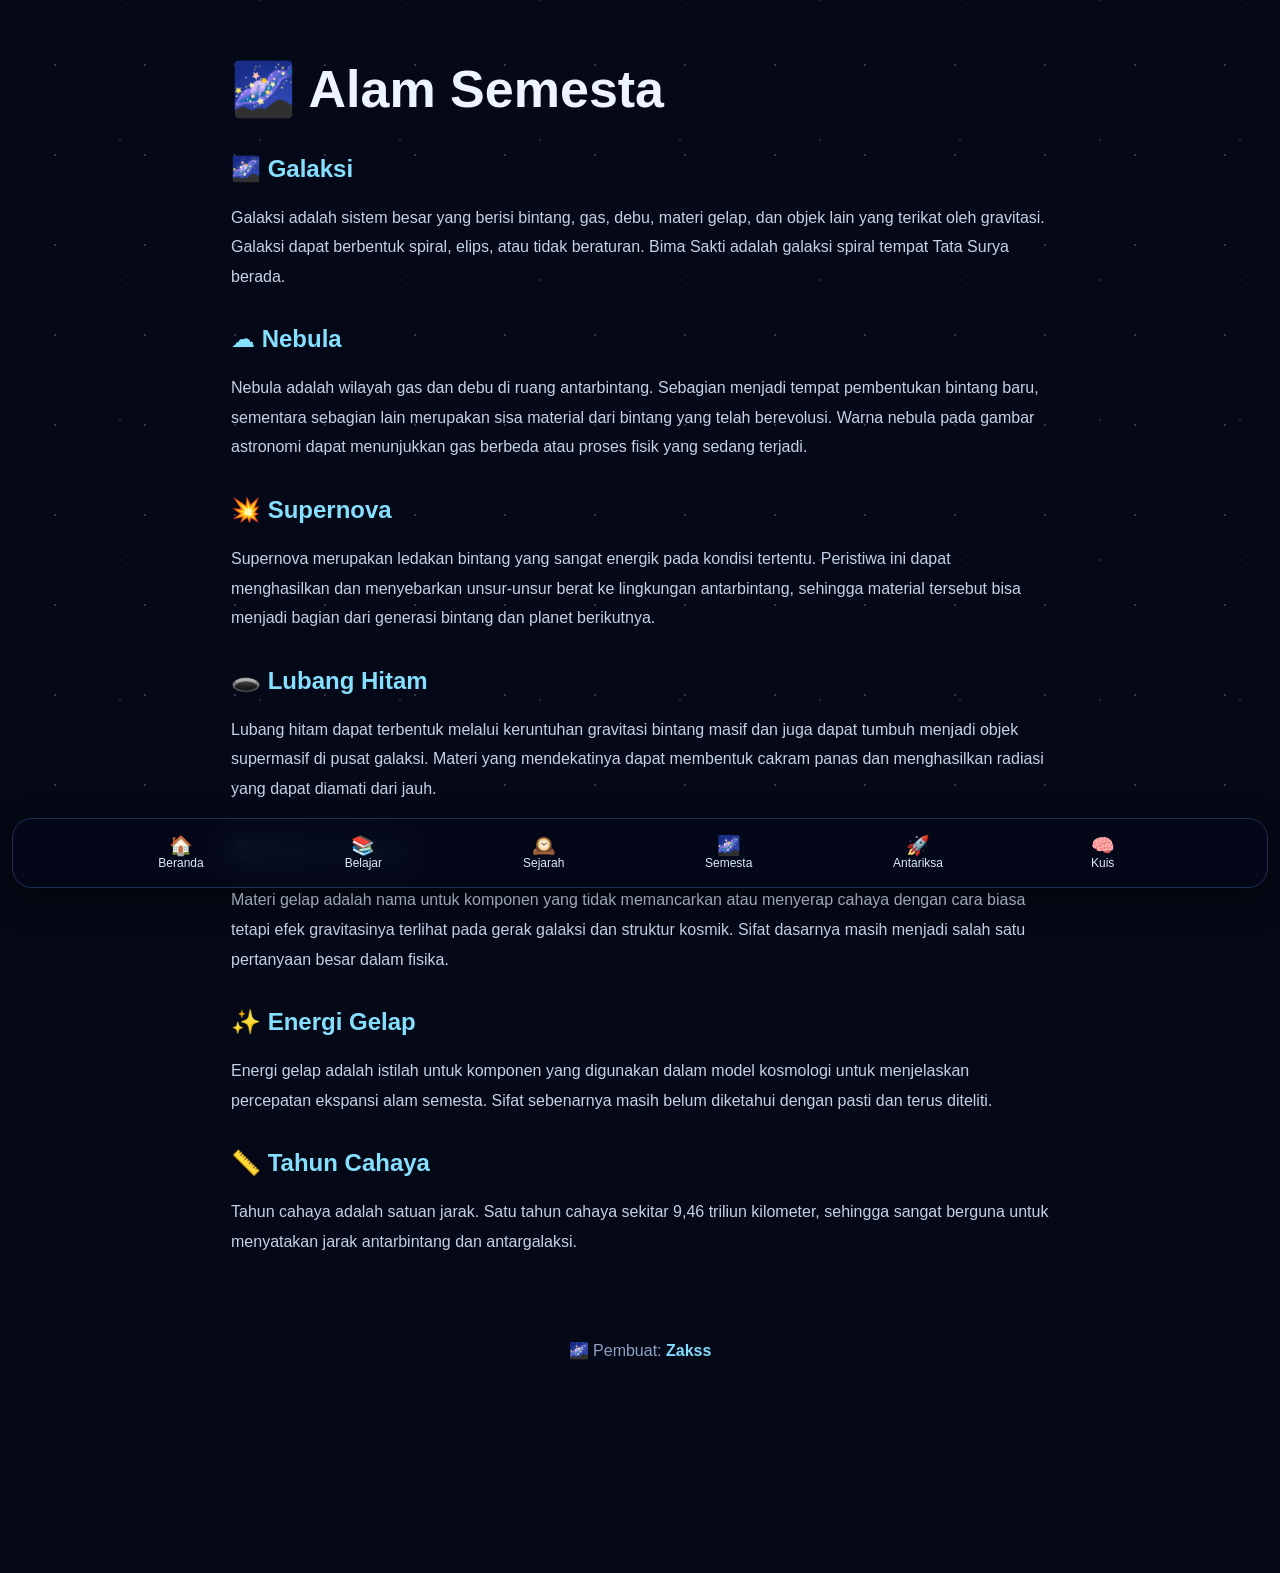
<file: alam-semesta.html>
<!doctype html><html lang="id"><head><meta charset="utf-8"><meta name="viewport" content="width=device-width,initial-scale=1"><title>Alam Semesta</title><link rel="stylesheet" href="style.css"></head><body><nav class="nav"><div class="navin"><div class="brand">🌌 ZAKSS ASTRONOMI</div><a href="index.html">Beranda</a><a href="belajar.html">Belajar</a><a href="sejarah.html">Sejarah</a><a href="alam-semesta.html">Semesta</a><a href="antariksa.html">Antariksa</a><a href="kuis.html">Kuis</a></div></nav><main class="wrap article"><h1>🌌 Alam Semesta</h1><h2>🌌 Galaksi</h2><p>Galaksi adalah sistem besar yang berisi bintang, gas, debu, materi gelap, dan objek lain yang terikat oleh gravitasi. Galaksi dapat berbentuk spiral, elips, atau tidak beraturan. Bima Sakti adalah galaksi spiral tempat Tata Surya berada.</p><h2>☁️ Nebula</h2><p>Nebula adalah wilayah gas dan debu di ruang antarbintang. Sebagian menjadi tempat pembentukan bintang baru, sementara sebagian lain merupakan sisa material dari bintang yang telah berevolusi. Warna nebula pada gambar astronomi dapat menunjukkan gas berbeda atau proses fisik yang sedang terjadi.</p><h2>💥 Supernova</h2><p>Supernova merupakan ledakan bintang yang sangat energik pada kondisi tertentu. Peristiwa ini dapat menghasilkan dan menyebarkan unsur-unsur berat ke lingkungan antarbintang, sehingga material tersebut bisa menjadi bagian dari generasi bintang dan planet berikutnya.</p><h2>🕳️ Lubang Hitam</h2><p>Lubang hitam dapat terbentuk melalui keruntuhan gravitasi bintang masif dan juga dapat tumbuh menjadi objek supermasif di pusat galaksi. Materi yang mendekatinya dapat membentuk cakram panas dan menghasilkan radiasi yang dapat diamati dari jauh.</p><h2>🌑 Materi Gelap</h2><p>Materi gelap adalah nama untuk komponen yang tidak memancarkan atau menyerap cahaya dengan cara biasa tetapi efek gravitasinya terlihat pada gerak galaksi dan struktur kosmik. Sifat dasarnya masih menjadi salah satu pertanyaan besar dalam fisika.</p><h2>✨ Energi Gelap</h2><p>Energi gelap adalah istilah untuk komponen yang digunakan dalam model kosmologi untuk menjelaskan percepatan ekspansi alam semesta. Sifat sebenarnya masih belum diketahui dengan pasti dan terus diteliti.</p><h2>📏 Tahun Cahaya</h2><p>Tahun cahaya adalah satuan jarak. Satu tahun cahaya sekitar 9,46 triliun kilometer, sehingga sangat berguna untuk menyatakan jarak antarbintang dan antargalaksi.</p></main><footer class="footer">🌌 Pembuat: <span class="maker">Zakss</span></footer><div id="egg" class="modal"><div class="modalbox"><h2>🥚 EASTER EGG</h2><p>kenalin gw pacarnya fahira 😭</p><button class="btn" data-close>Tutup</button></div></div><script src="script.js"></script></body></html>
</file>
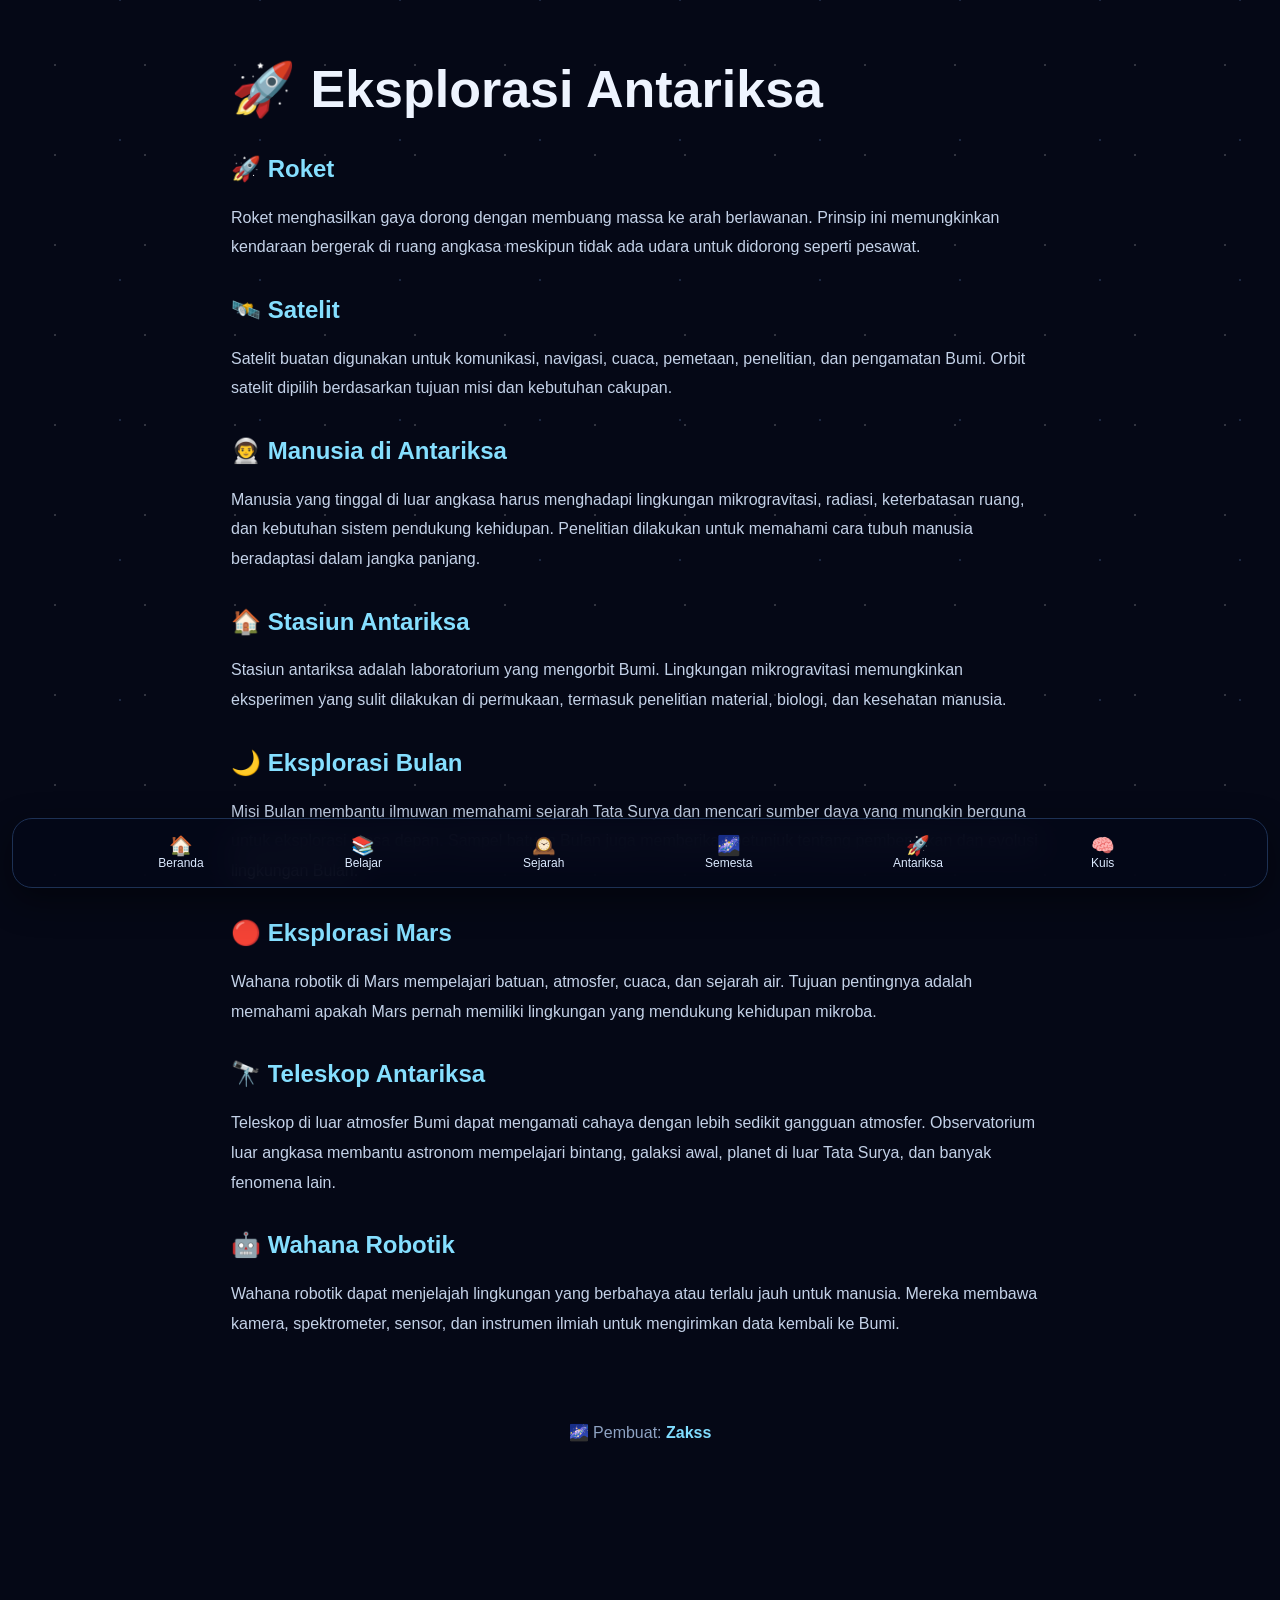
<file: antariksa.html>
<!doctype html><html lang="id"><head><meta charset="utf-8"><meta name="viewport" content="width=device-width,initial-scale=1"><title>Eksplorasi Antariksa</title><link rel="stylesheet" href="style.css"></head><body><nav class="nav"><div class="navin"><div class="brand">🌌 ZAKSS ASTRONOMI</div><a href="index.html">Beranda</a><a href="belajar.html">Belajar</a><a href="sejarah.html">Sejarah</a><a href="alam-semesta.html">Semesta</a><a href="antariksa.html">Antariksa</a><a href="kuis.html">Kuis</a></div></nav><main class="wrap article"><h1>🚀 Eksplorasi Antariksa</h1><h2>🚀 Roket</h2><p>Roket menghasilkan gaya dorong dengan membuang massa ke arah berlawanan. Prinsip ini memungkinkan kendaraan bergerak di ruang angkasa meskipun tidak ada udara untuk didorong seperti pesawat.</p><h2>🛰️ Satelit</h2><p>Satelit buatan digunakan untuk komunikasi, navigasi, cuaca, pemetaan, penelitian, dan pengamatan Bumi. Orbit satelit dipilih berdasarkan tujuan misi dan kebutuhan cakupan.</p><h2>👨‍🚀 Manusia di Antariksa</h2><p>Manusia yang tinggal di luar angkasa harus menghadapi lingkungan mikrogravitasi, radiasi, keterbatasan ruang, dan kebutuhan sistem pendukung kehidupan. Penelitian dilakukan untuk memahami cara tubuh manusia beradaptasi dalam jangka panjang.</p><h2>🏠 Stasiun Antariksa</h2><p>Stasiun antariksa adalah laboratorium yang mengorbit Bumi. Lingkungan mikrogravitasi memungkinkan eksperimen yang sulit dilakukan di permukaan, termasuk penelitian material, biologi, dan kesehatan manusia.</p><h2>🌙 Eksplorasi Bulan</h2><p>Misi Bulan membantu ilmuwan memahami sejarah Tata Surya dan mencari sumber daya yang mungkin berguna untuk eksplorasi masa depan. Sampel batuan Bulan juga memberikan petunjuk tentang pembentukan dan evolusi lingkungan Bulan.</p><h2>🔴 Eksplorasi Mars</h2><p>Wahana robotik di Mars mempelajari batuan, atmosfer, cuaca, dan sejarah air. Tujuan pentingnya adalah memahami apakah Mars pernah memiliki lingkungan yang mendukung kehidupan mikroba.</p><h2>🔭 Teleskop Antariksa</h2><p>Teleskop di luar atmosfer Bumi dapat mengamati cahaya dengan lebih sedikit gangguan atmosfer. Observatorium luar angkasa membantu astronom mempelajari bintang, galaksi awal, planet di luar Tata Surya, dan banyak fenomena lain.</p><h2>🤖 Wahana Robotik</h2><p>Wahana robotik dapat menjelajah lingkungan yang berbahaya atau terlalu jauh untuk manusia. Mereka membawa kamera, spektrometer, sensor, dan instrumen ilmiah untuk mengirimkan data kembali ke Bumi.</p></main><footer class="footer">🌌 Pembuat: <span class="maker">Zakss</span></footer><div id="egg" class="modal"><div class="modalbox"><h2>🥚 EASTER EGG</h2><p>kenalin gw pacarnya fahira 😭</p><button class="btn" data-close>Tutup</button></div></div><script src="script.js"></script></body></html>
</file>
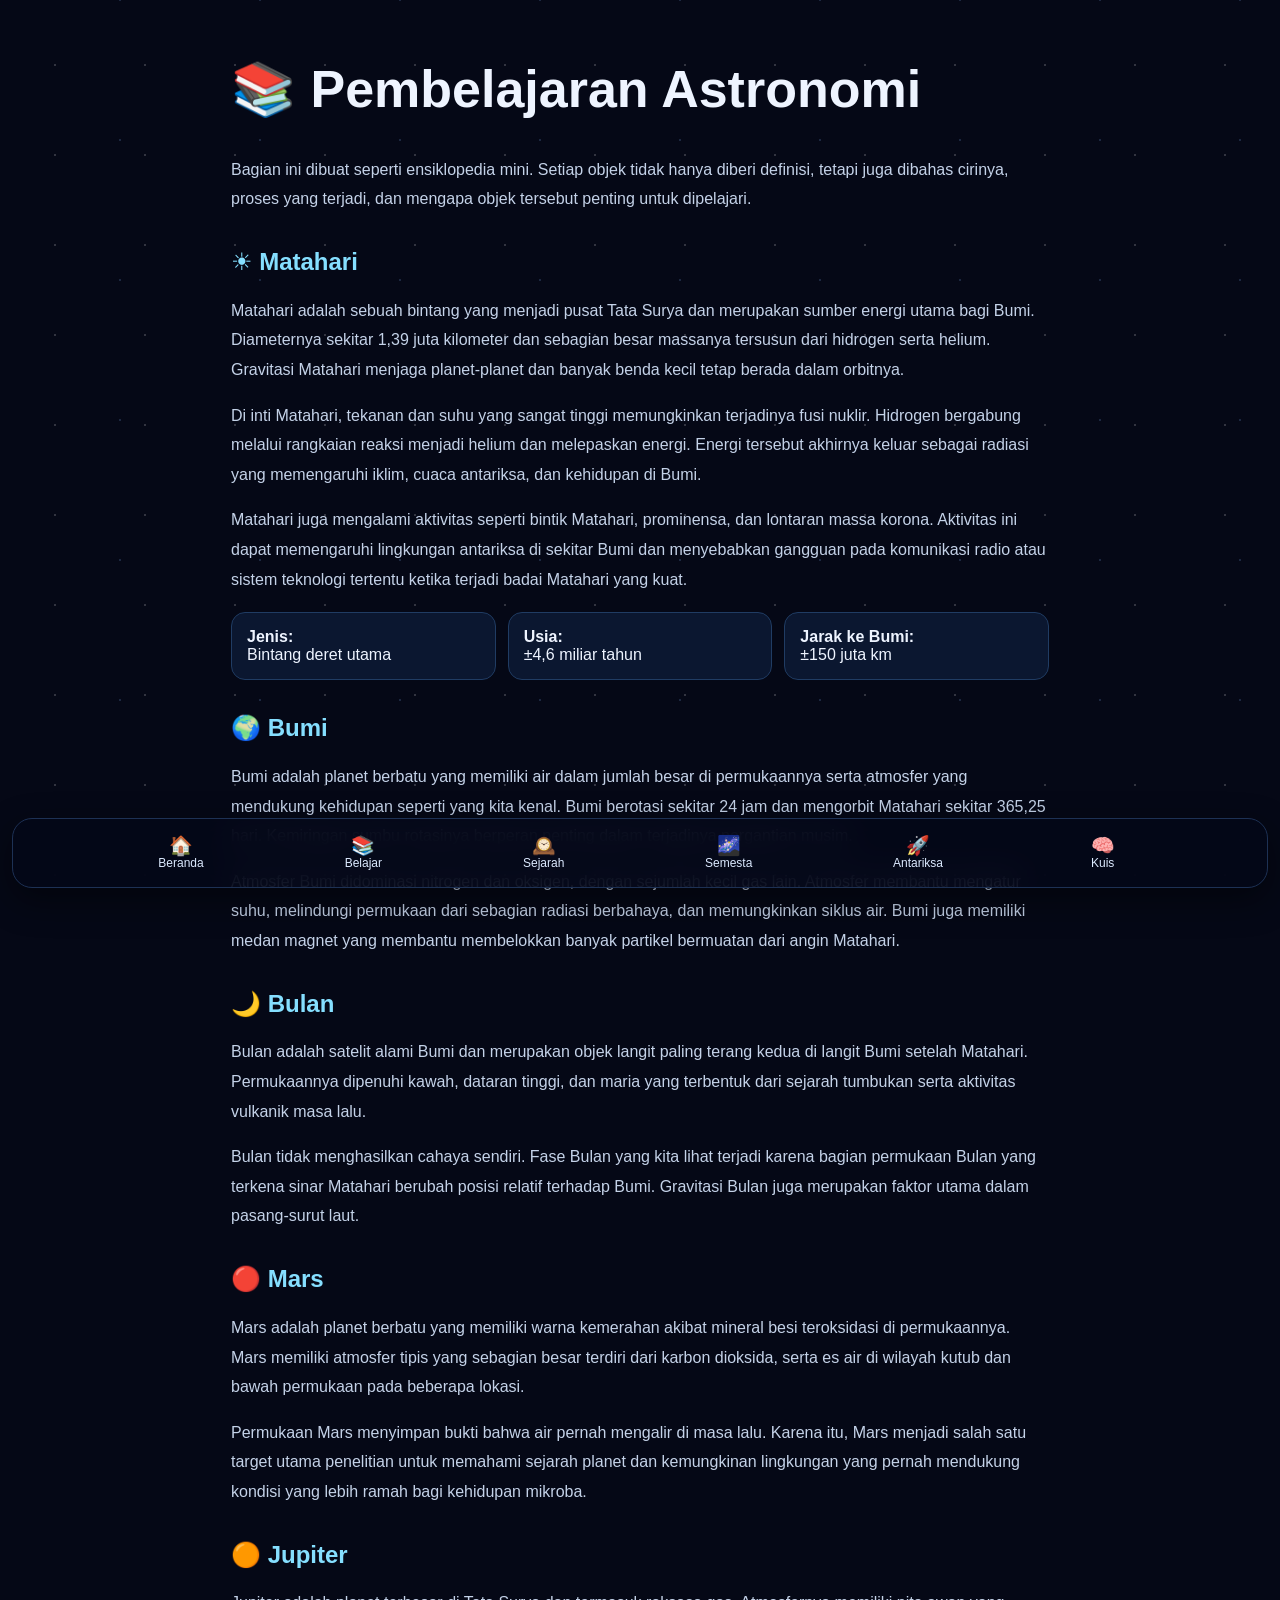
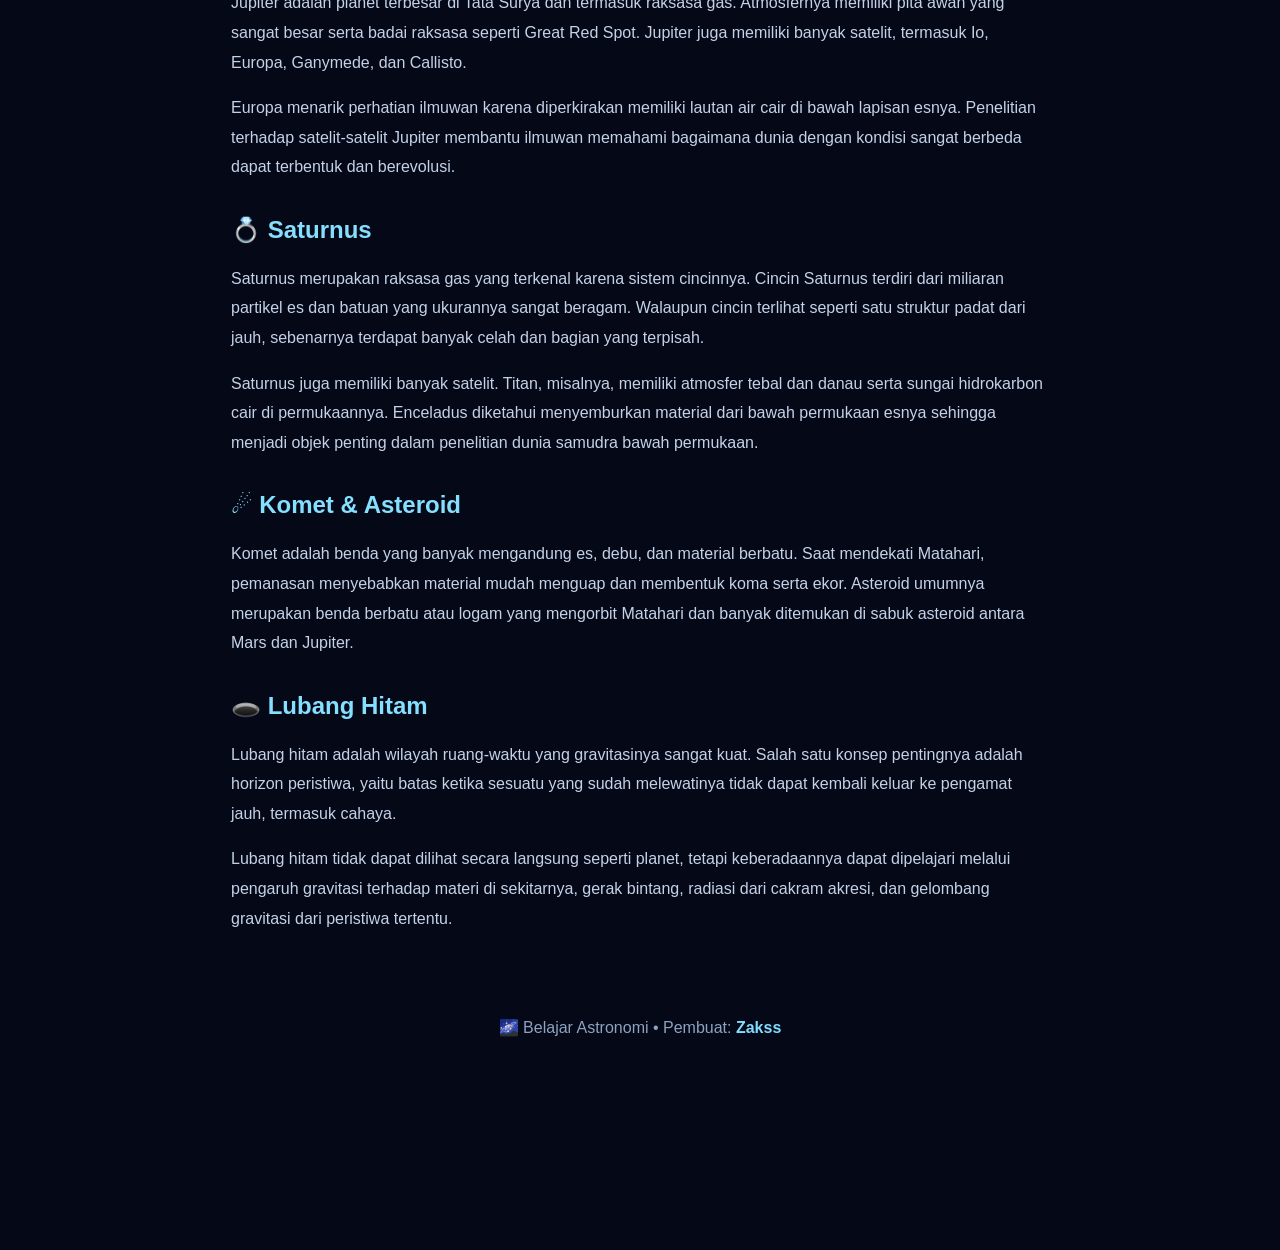
<file: belajar.html>
<!doctype html><html lang="id"><head><meta charset="utf-8"><meta name="viewport" content="width=device-width,initial-scale=1"><title>Pembelajaran • Zakss</title><link rel="stylesheet" href="style.css"></head><body><nav class="nav"><div class="navin"><div class="brand">🌌 ZAKSS ASTRONOMI</div><a href="index.html">Beranda</a><a href="belajar.html">Belajar</a><a href="sejarah.html">Sejarah</a><a href="alam-semesta.html">Semesta</a><a href="antariksa.html">Antariksa</a><a href="kuis.html">Kuis</a></div></nav><main class="wrap article"><h1>📚 Pembelajaran Astronomi</h1><p class="muted">Bagian ini dibuat seperti ensiklopedia mini. Setiap objek tidak hanya diberi definisi, tetapi juga dibahas cirinya, proses yang terjadi, dan mengapa objek tersebut penting untuk dipelajari.</p><h2>☀️ Matahari</h2><p>Matahari adalah sebuah bintang yang menjadi pusat Tata Surya dan merupakan sumber energi utama bagi Bumi. Diameternya sekitar 1,39 juta kilometer dan sebagian besar massanya tersusun dari hidrogen serta helium. Gravitasi Matahari menjaga planet-planet dan banyak benda kecil tetap berada dalam orbitnya.</p><p>Di inti Matahari, tekanan dan suhu yang sangat tinggi memungkinkan terjadinya fusi nuklir. Hidrogen bergabung melalui rangkaian reaksi menjadi helium dan melepaskan energi. Energi tersebut akhirnya keluar sebagai radiasi yang memengaruhi iklim, cuaca antariksa, dan kehidupan di Bumi.</p><p>Matahari juga mengalami aktivitas seperti bintik Matahari, prominensa, dan lontaran massa korona. Aktivitas ini dapat memengaruhi lingkungan antariksa di sekitar Bumi dan menyebabkan gangguan pada komunikasi radio atau sistem teknologi tertentu ketika terjadi badai Matahari yang kuat.</p><div class="facts"><div class="fact"><b>Jenis:</b><br>Bintang deret utama</div><div class="fact"><b>Usia:</b><br>±4,6 miliar tahun</div><div class="fact"><b>Jarak ke Bumi:</b><br>±150 juta km</div></div><h2>🌍 Bumi</h2><p>Bumi adalah planet berbatu yang memiliki air dalam jumlah besar di permukaannya serta atmosfer yang mendukung kehidupan seperti yang kita kenal. Bumi berotasi sekitar 24 jam dan mengorbit Matahari sekitar 365,25 hari. Kemiringan sumbu rotasinya berperan penting dalam terjadinya pergantian musim.</p><p>Atmosfer Bumi didominasi nitrogen dan oksigen, dengan sejumlah kecil gas lain. Atmosfer membantu mengatur suhu, melindungi permukaan dari sebagian radiasi berbahaya, dan memungkinkan siklus air. Bumi juga memiliki medan magnet yang membantu membelokkan banyak partikel bermuatan dari angin Matahari.</p><h2>🌙 Bulan</h2><p>Bulan adalah satelit alami Bumi dan merupakan objek langit paling terang kedua di langit Bumi setelah Matahari. Permukaannya dipenuhi kawah, dataran tinggi, dan maria yang terbentuk dari sejarah tumbukan serta aktivitas vulkanik masa lalu.</p><p>Bulan tidak menghasilkan cahaya sendiri. Fase Bulan yang kita lihat terjadi karena bagian permukaan Bulan yang terkena sinar Matahari berubah posisi relatif terhadap Bumi. Gravitasi Bulan juga merupakan faktor utama dalam pasang-surut laut.</p><h2>🔴 Mars</h2><p>Mars adalah planet berbatu yang memiliki warna kemerahan akibat mineral besi teroksidasi di permukaannya. Mars memiliki atmosfer tipis yang sebagian besar terdiri dari karbon dioksida, serta es air di wilayah kutub dan bawah permukaan pada beberapa lokasi.</p><p>Permukaan Mars menyimpan bukti bahwa air pernah mengalir di masa lalu. Karena itu, Mars menjadi salah satu target utama penelitian untuk memahami sejarah planet dan kemungkinan lingkungan yang pernah mendukung kondisi yang lebih ramah bagi kehidupan mikroba.</p><h2>🟠 Jupiter</h2><p>Jupiter adalah planet terbesar di Tata Surya dan termasuk raksasa gas. Atmosfernya memiliki pita awan yang sangat besar serta badai raksasa seperti Great Red Spot. Jupiter juga memiliki banyak satelit, termasuk Io, Europa, Ganymede, dan Callisto.</p><p>Europa menarik perhatian ilmuwan karena diperkirakan memiliki lautan air cair di bawah lapisan esnya. Penelitian terhadap satelit-satelit Jupiter membantu ilmuwan memahami bagaimana dunia dengan kondisi sangat berbeda dapat terbentuk dan berevolusi.</p><h2>💍 Saturnus</h2><p>Saturnus merupakan raksasa gas yang terkenal karena sistem cincinnya. Cincin Saturnus terdiri dari miliaran partikel es dan batuan yang ukurannya sangat beragam. Walaupun cincin terlihat seperti satu struktur padat dari jauh, sebenarnya terdapat banyak celah dan bagian yang terpisah.</p><p>Saturnus juga memiliki banyak satelit. Titan, misalnya, memiliki atmosfer tebal dan danau serta sungai hidrokarbon cair di permukaannya. Enceladus diketahui menyemburkan material dari bawah permukaan esnya sehingga menjadi objek penting dalam penelitian dunia samudra bawah permukaan.</p><h2>☄️ Komet & Asteroid</h2><p>Komet adalah benda yang banyak mengandung es, debu, dan material berbatu. Saat mendekati Matahari, pemanasan menyebabkan material mudah menguap dan membentuk koma serta ekor. Asteroid umumnya merupakan benda berbatu atau logam yang mengorbit Matahari dan banyak ditemukan di sabuk asteroid antara Mars dan Jupiter.</p><h2>🕳️ Lubang Hitam</h2><p>Lubang hitam adalah wilayah ruang-waktu yang gravitasinya sangat kuat. Salah satu konsep pentingnya adalah horizon peristiwa, yaitu batas ketika sesuatu yang sudah melewatinya tidak dapat kembali keluar ke pengamat jauh, termasuk cahaya.</p><p>Lubang hitam tidak dapat dilihat secara langsung seperti planet, tetapi keberadaannya dapat dipelajari melalui pengaruh gravitasi terhadap materi di sekitarnya, gerak bintang, radiasi dari cakram akresi, dan gelombang gravitasi dari peristiwa tertentu.</p></main><footer class="footer">🌌 Belajar Astronomi • Pembuat: <span class="maker">Zakss</span></footer><div id="egg" class="modal"><div class="modalbox"><h2>🥚 EASTER EGG</h2><p>kenalin gw pacarnya fahira 😭</p><button class="btn" data-close>Tutup</button></div></div><script src="script.js"></script></body></html>
</file>
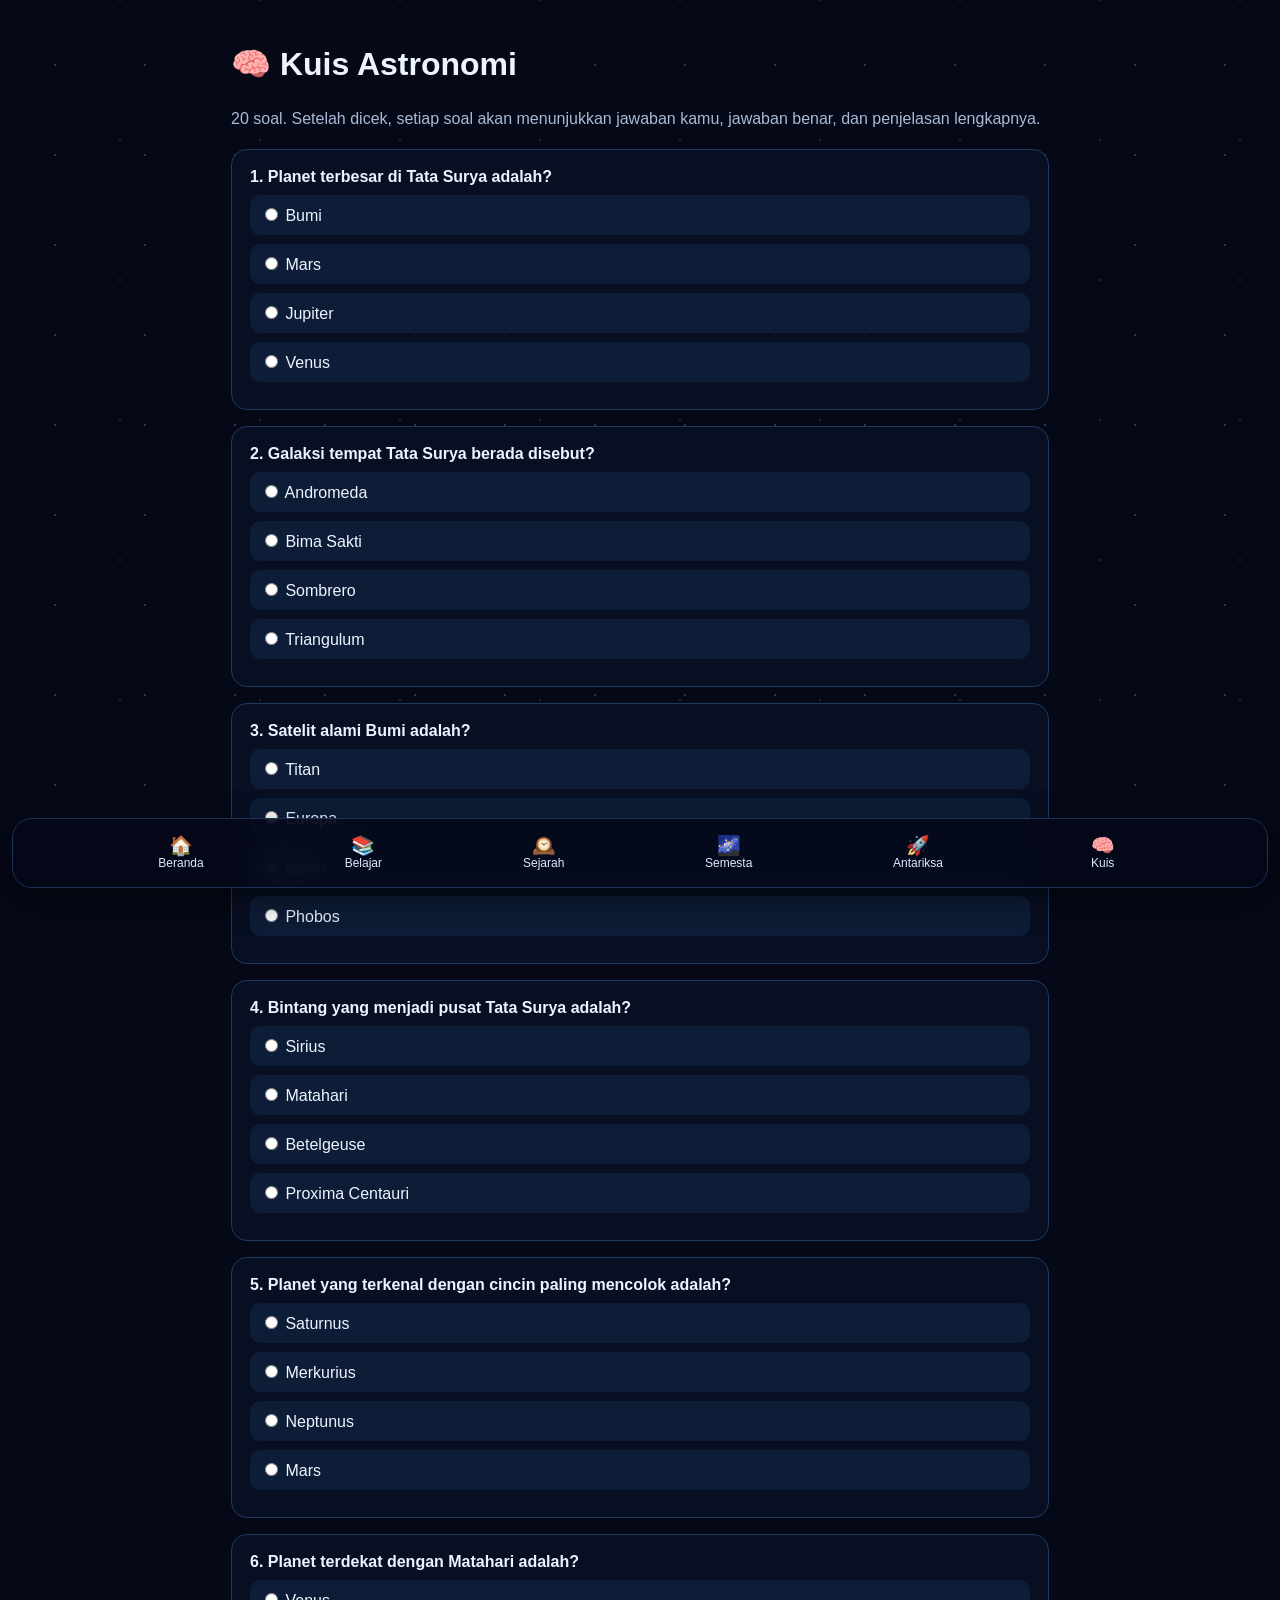
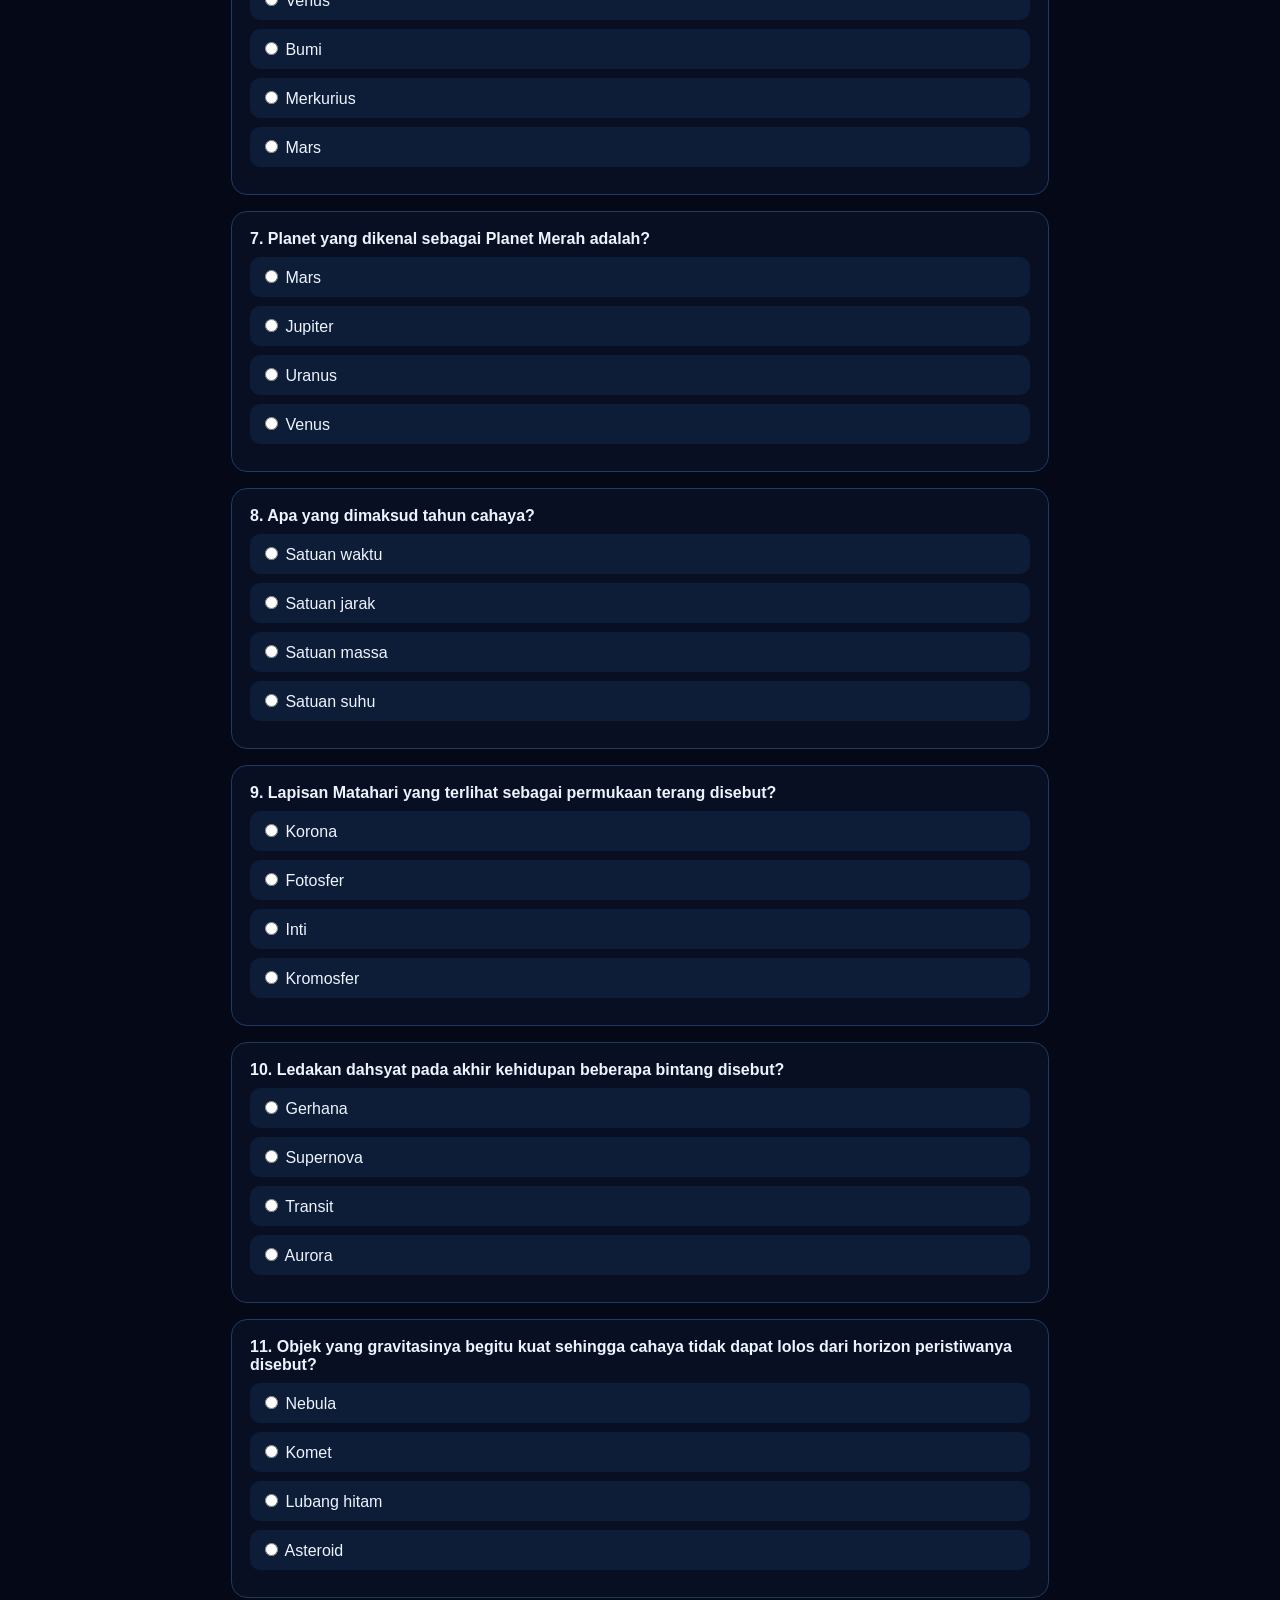
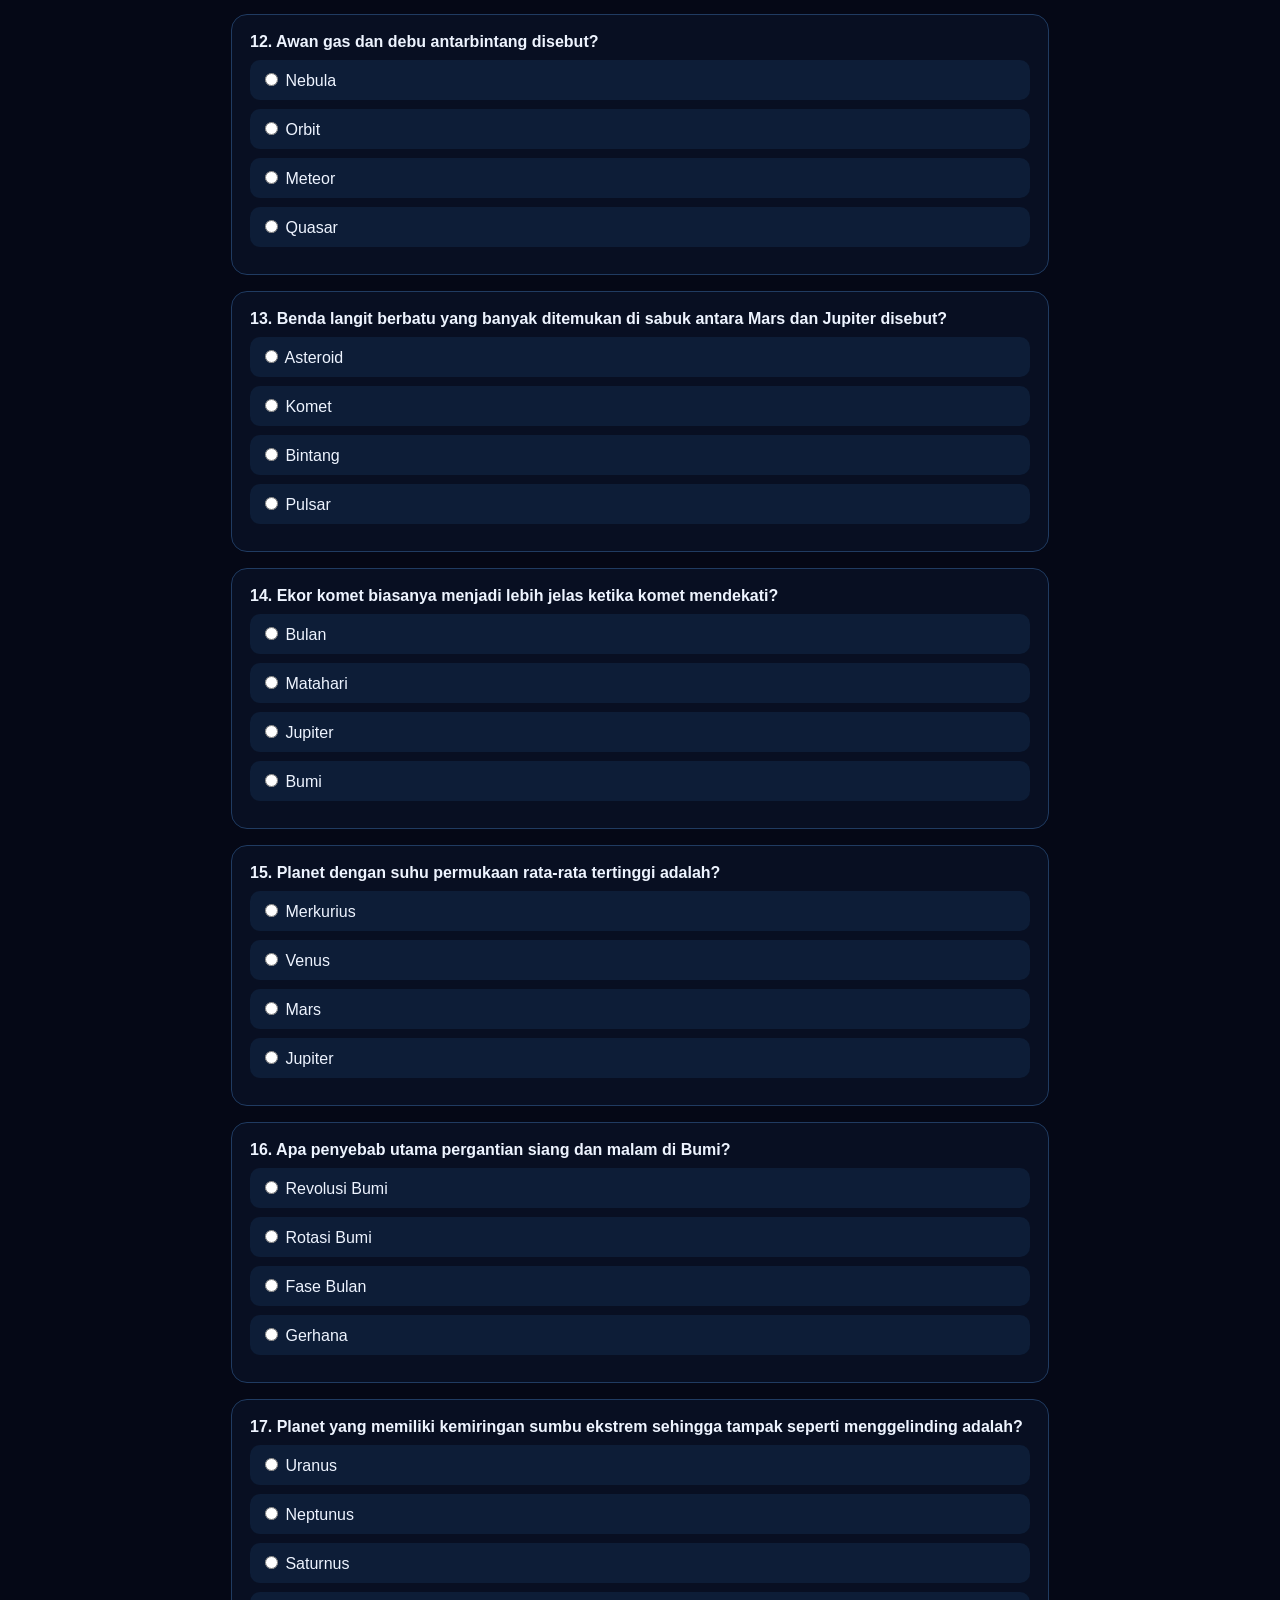
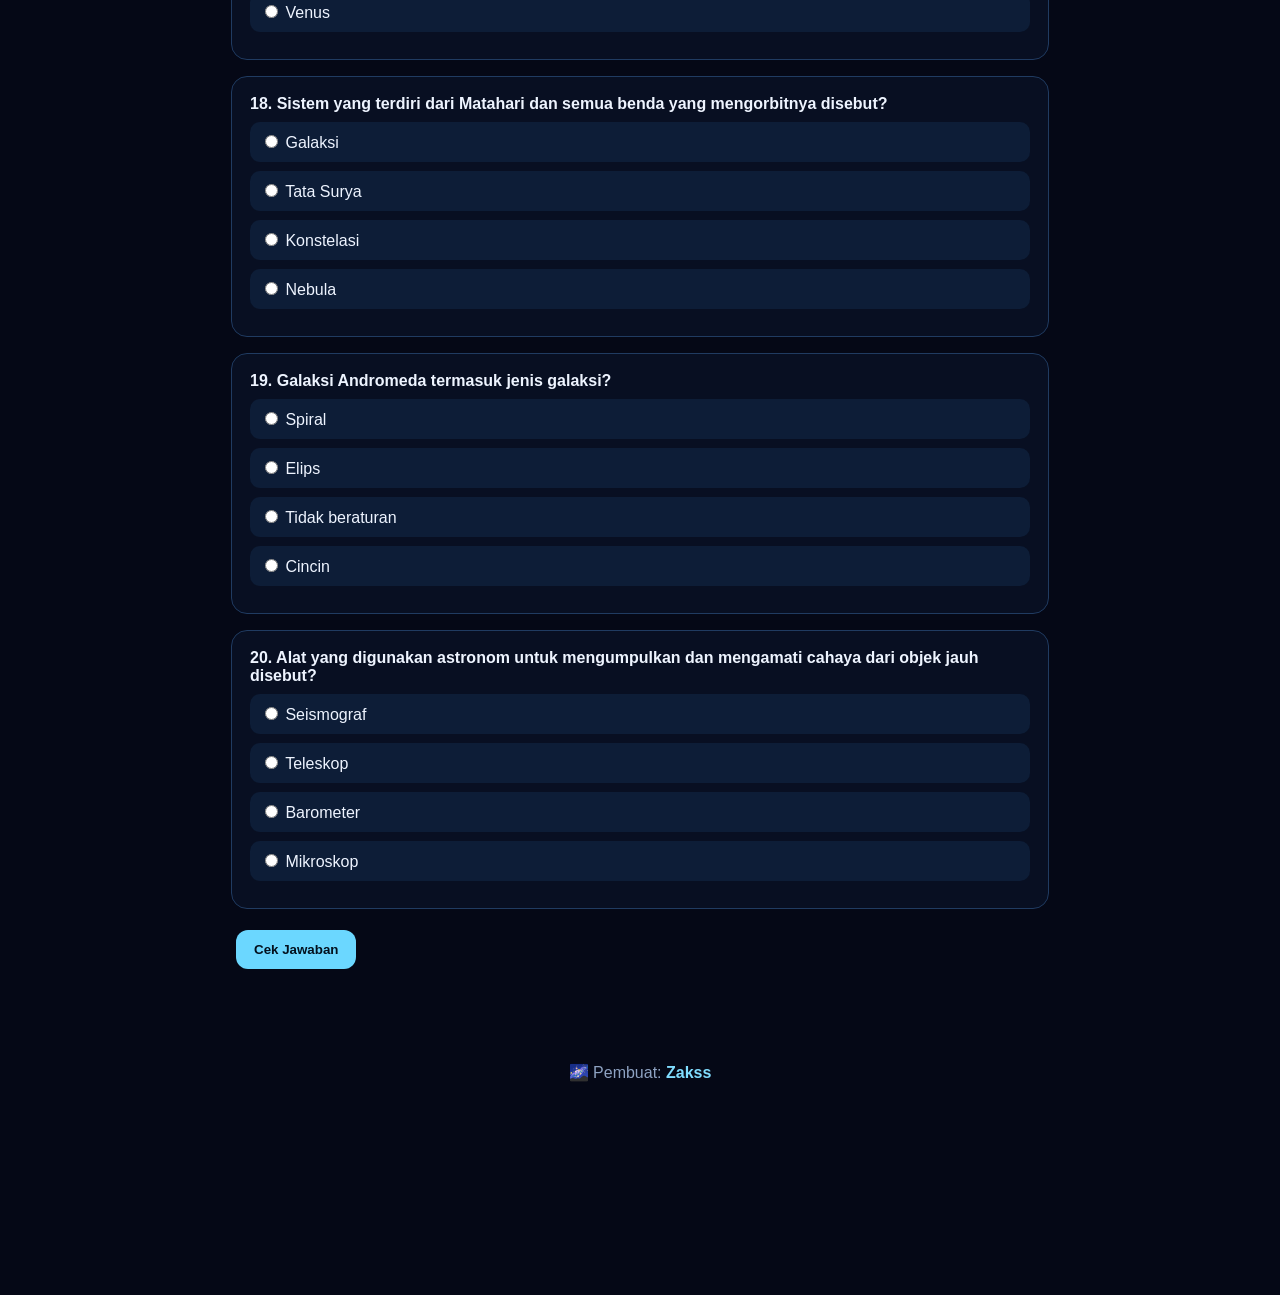
<file: kuis.html>
<!doctype html><html lang="id"><head><meta charset="utf-8"><meta name="viewport" content="width=device-width,initial-scale=1"><title>Kuis Astronomi</title><link rel="stylesheet" href="style.css"></head><body><nav class="nav"><div class="navin"><div class="brand">🌌 ZAKSS ASTRONOMI</div><a href="index.html">Beranda</a><a href="belajar.html">Belajar</a><a href="sejarah.html">Sejarah</a><a href="alam-semesta.html">Semesta</a><a href="antariksa.html">Antariksa</a><a href="kuis.html">Kuis</a></div></nav><main class="wrap quiz"><h1>🧠 Kuis Astronomi</h1><p class="muted">20 soal. Setelah dicek, setiap soal akan menunjukkan jawaban kamu, jawaban benar, dan penjelasan lengkapnya.</p><div id="quiz"></div></main><footer class="footer">🌌 Pembuat: <span class="maker">Zakss</span></footer><div id="egg" class="modal"><div class="modalbox"><h2>🥚 EASTER EGG</h2><p>kenalin gw pacarnya fahira 😭</p><button class="btn" data-close>Tutup</button></div></div><script src="script.js"></script></body></html>
</file>
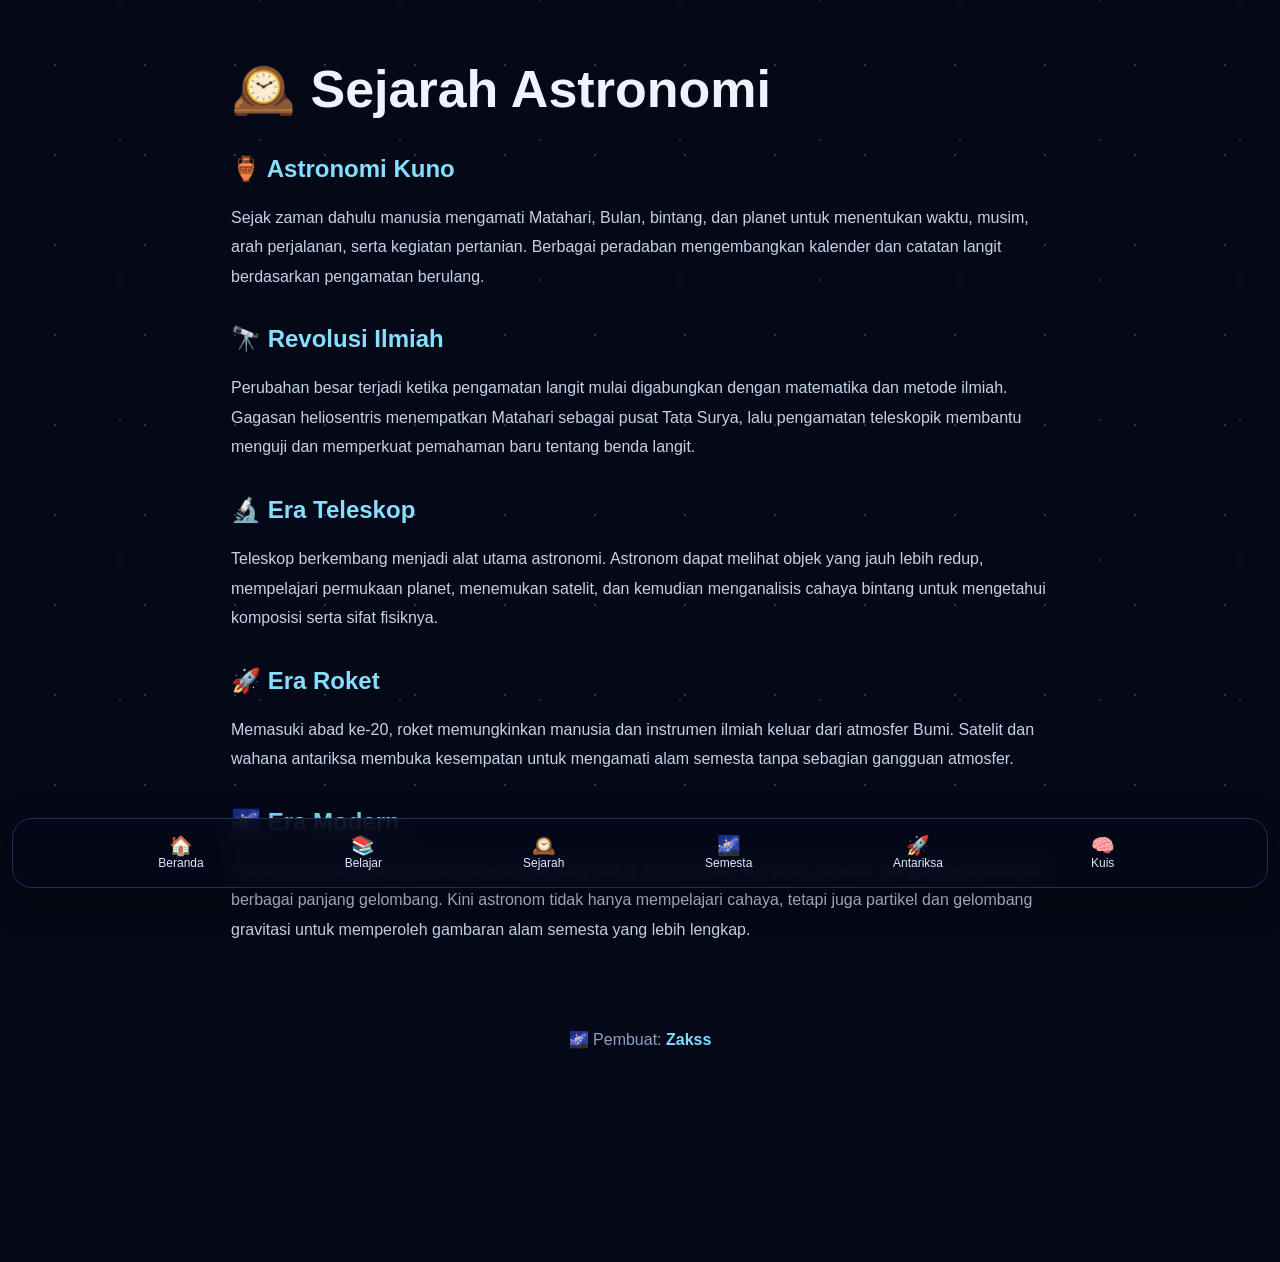
<file: sejarah.html>
<!doctype html><html lang="id"><head><meta charset="utf-8"><meta name="viewport" content="width=device-width,initial-scale=1"><title>Sejarah Astronomi</title><link rel="stylesheet" href="style.css"></head><body><nav class="nav"><div class="navin"><div class="brand">🌌 ZAKSS ASTRONOMI</div><a href="index.html">Beranda</a><a href="belajar.html">Belajar</a><a href="sejarah.html">Sejarah</a><a href="alam-semesta.html">Semesta</a><a href="antariksa.html">Antariksa</a><a href="kuis.html">Kuis</a></div></nav><main class="wrap article"><h1>🕰️ Sejarah Astronomi</h1><h2>🏺 Astronomi Kuno</h2><p>Sejak zaman dahulu manusia mengamati Matahari, Bulan, bintang, dan planet untuk menentukan waktu, musim, arah perjalanan, serta kegiatan pertanian. Berbagai peradaban mengembangkan kalender dan catatan langit berdasarkan pengamatan berulang.</p><h2>🔭 Revolusi Ilmiah</h2><p>Perubahan besar terjadi ketika pengamatan langit mulai digabungkan dengan matematika dan metode ilmiah. Gagasan heliosentris menempatkan Matahari sebagai pusat Tata Surya, lalu pengamatan teleskopik membantu menguji dan memperkuat pemahaman baru tentang benda langit.</p><h2>🔬 Era Teleskop</h2><p>Teleskop berkembang menjadi alat utama astronomi. Astronom dapat melihat objek yang jauh lebih redup, mempelajari permukaan planet, menemukan satelit, dan kemudian menganalisis cahaya bintang untuk mengetahui komposisi serta sifat fisiknya.</p><h2>🚀 Era Roket</h2><p>Memasuki abad ke-20, roket memungkinkan manusia dan instrumen ilmiah keluar dari atmosfer Bumi. Satelit dan wahana antariksa membuka kesempatan untuk mengamati alam semesta tanpa sebagian gangguan atmosfer.</p><h2>🌌 Era Modern</h2><p>Astronomi modern menggunakan teleskop di Bumi dan di luar angkasa, komputer, detektor canggih, serta data dari berbagai panjang gelombang. Kini astronom tidak hanya mempelajari cahaya, tetapi juga partikel dan gelombang gravitasi untuk memperoleh gambaran alam semesta yang lebih lengkap.</p></main><footer class="footer">🌌 Pembuat: <span class="maker">Zakss</span></footer><div id="egg" class="modal"><div class="modalbox"><h2>🥚 EASTER EGG</h2><p>kenalin gw pacarnya fahira 😭</p><button class="btn" data-close>Tutup</button></div></div><script src="script.js"></script></body></html>
</file>
<file: style.css>
*{box-sizing:border-box}html{scroll-behavior:smooth}body{margin:0;font-family:Arial,system-ui,sans-serif;padding-bottom:88px;color:#eef4ff;background:#050816;overflow-x:hidden}body:before{content:"";position:fixed;inset:0;pointer-events:none;background-image:radial-gradient(#fff 1px,transparent 1px),radial-gradient(#8bbcff 1px,transparent 1px);background-size:90px 90px,140px 140px;background-position:10px 20px,50px 70px;opacity:.18;z-index:-3}.meteor{position:fixed;width:150px;height:2px;background:linear-gradient(90deg,transparent,#fff,#8bd7ff);border-radius:999px;transform:rotate(-35deg);filter:drop-shadow(0 0 6px #fff);z-index:-1;animation:meteor 1.4s linear forwards;pointer-events:none}@keyframes meteor{0%{opacity:0;transform:translate(0,0) rotate(-35deg) scale(.7)}10%{opacity:1}100%{opacity:0;transform:translate(-420px,420px) rotate(-35deg) scale(1)}}.nav{position:fixed;left:12px;right:12px;bottom:12px;z-index:9999;background:rgba(4,8,25,.84);backdrop-filter:blur(16px);border:1px solid #1d3154;border-radius:20px;padding:9px 8px;box-shadow:0 12px 35px rgba(0,0,0,.45)}.navin{max-width:1100px;margin:auto;display:flex;gap:4px;align-items:center;justify-content:space-around;flex-wrap:nowrap}.nav .brand{display:none}.brand{font-weight:800;color:#7ed7ff;margin-right:8px}.nav a{color:#dceaff;text-decoration:none;padding:8px 7px;border-radius:12px;font-size:12px;text-align:center;min-width:52px;transition:.2s}.nav a:before{display:block;font-size:19px;line-height:20px}.nav a:nth-of-type(1):before{content:"🏠"}.nav a:nth-of-type(2):before{content:"📚"}.nav a:nth-of-type(3):before{content:"🕰️"}.nav a:nth-of-type(4):before{content:"🌌"}.nav a:nth-of-type(5):before{content:"🚀"}.nav a:nth-of-type(6):before{content:"🧠"}.nav a:hover,.nav a:focus{background:#12213c;color:#7ed7ff;transform:translateY(-2px)}.wrap{max-width:1100px;margin:auto;padding:24px 16px}.hero{text-align:center;padding:60px 10px 35px}.hero h1{font-size:clamp(38px,7vw,72px);margin:10px 0;background:linear-gradient(90deg,#fff,#7ed7ff,#9e8cff);-webkit-background-clip:text;color:transparent}.hero p{max-width:760px;margin:0 auto 22px;color:#b7c8e7;font-size:18px;line-height:1.7}.btn{display:inline-block;background:#6bd7ff;color:#03101d;border:0;padding:12px 18px;border-radius:12px;text-decoration:none;font-weight:800;margin:5px;cursor:pointer}.btn.alt{background:#152746;color:#dff5ff;border:1px solid #29466e}.grid{display:grid;grid-template-columns:repeat(auto-fit,minmax(220px,1fr));gap:16px}.card{background:rgba(10,20,42,.78);border:1px solid #1e3a61;border-radius:18px;padding:20px;box-shadow:0 12px 40px rgba(0,0,0,.22);transition:.2s}.card:hover{transform:translateY(-4px);border-color:#4d8cc5}.card h2,.card h3{margin-top:0}.icon{font-size:42px}.muted{color:#aabbd6;line-height:1.75}.section-title{text-align:center;margin:48px 0 22px}.article{max-width:850px;margin:0 auto}.article h1{font-size:clamp(30px,6vw,52px)}.article h2{margin-top:34px;color:#85dfff}.article p,.article li{color:#c4d2e8;line-height:1.85}.facts{display:grid;grid-template-columns:repeat(auto-fit,minmax(180px,1fr));gap:12px;margin:18px 0}.fact{padding:15px;border-radius:14px;background:#0b1730;border:1px solid #203c63}.quiz{max-width:850px;margin:auto}.q{margin:16px 0;padding:18px;border:1px solid #203b61;border-radius:16px;background:rgba(9,18,38,.8)}.q label{display:block;margin:9px 0;padding:10px;border-radius:10px;background:#0d1d37;cursor:pointer}.q label:hover{background:#14294b}.result{margin-top:20px}.result-item{padding:16px;border-radius:14px;margin:10px 0;border:1px solid}.correct{border-color:#2e9b6d;background:rgba(25,104,73,.18)}.wrong{border-color:#b04b5c;background:rgba(112,31,46,.18)}.small{font-size:13px;color:#9db1cf}.footer{text-align:center;padding:45px 15px 125px;color:#8ea2c2}.maker{color:#80ddff;font-weight:800;cursor:pointer}.modal{position:fixed;inset:0;background:rgba(0,0,0,.72);display:none;align-items:center;justify-content:center;z-index:30;padding:20px}.modal.show{display:flex}.modalbox{max-width:440px;text-align:center;background:#0a1630;border:1px solid #3b6595;border-radius:20px;padding:28px;box-shadow:0 0 60px rgba(73,177,255,.2)}.loader{position:fixed;inset:0;background:#030612;display:flex;align-items:center;justify-content:center;z-index:50;transition:.5s}.loader.hide{opacity:0;pointer-events:none}.loader img{width:100px;height:100px;border-radius:50%;object-fit:cover;border:3px solid #7bdcff;box-shadow:0 0 35px #37bfff;animation:pulse 1.5s infinite}.loaderbox{text-align:center}.loaderbox h2{margin:18px 0 5px}.loaderbox p{color:#9eb3d1}@keyframes pulse{50%{transform:scale(1.06);box-shadow:0 0 55px #37bfff}}@media(max-width:600px){.hero{padding-top:38px}.navin{justify-content:flex-start}.brand{width:100%;text-align:center}.nav a{font-size:13px;padding:8px}.wrap{padding:20px 12px}}

@media(max-width:420px){.nav{left:6px;right:6px;bottom:6px;border-radius:17px}.nav a{font-size:10px;min-width:45px;padding:7px 3px}.nav a:before{font-size:17px}}
</file>
